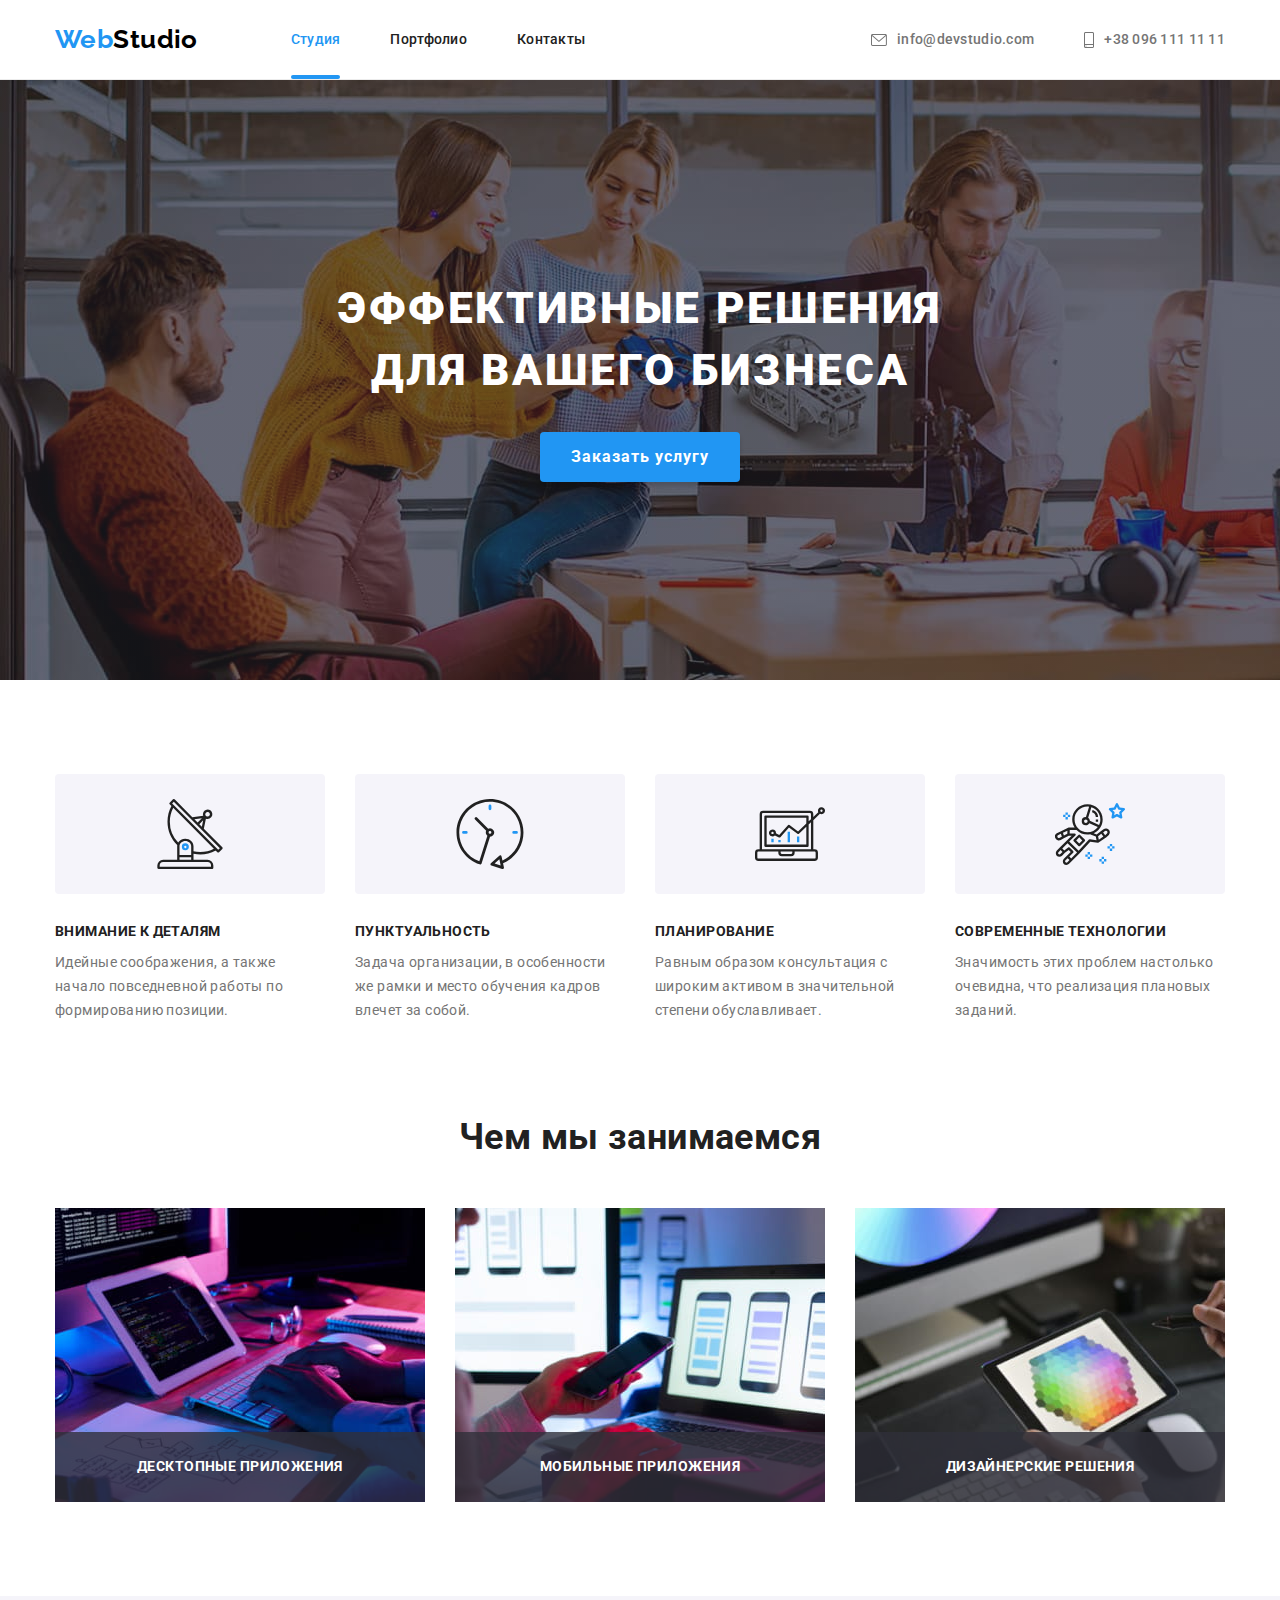
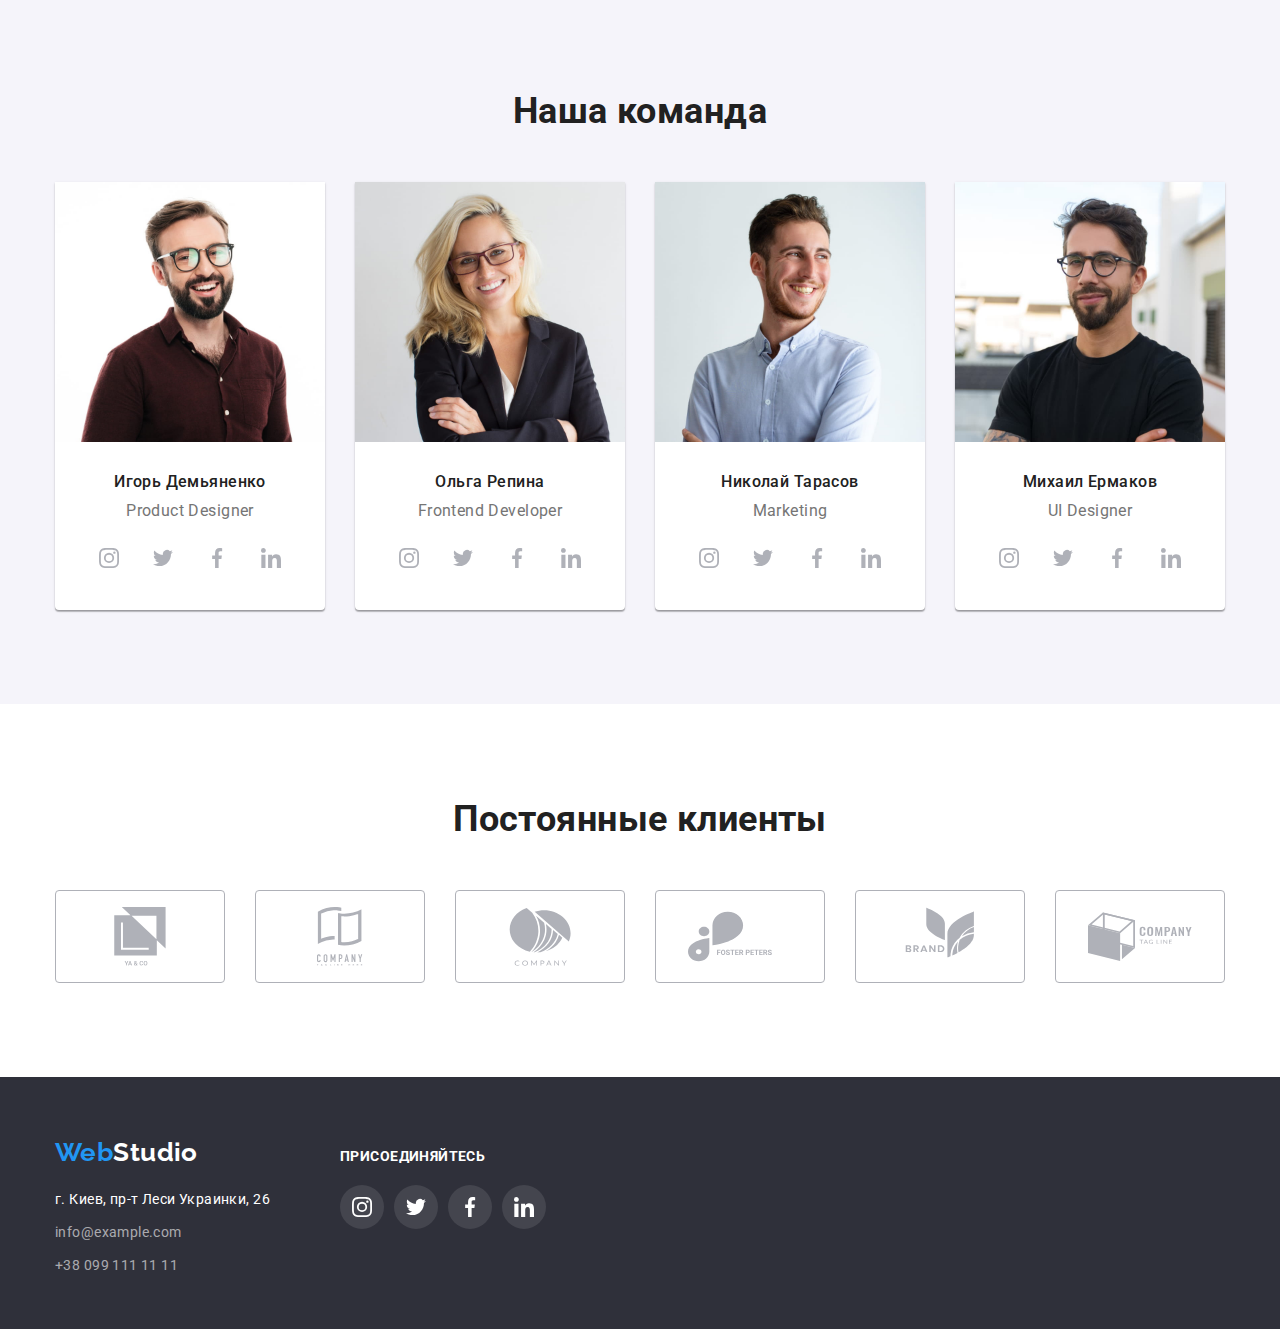
<file: index.html>
<!DOCTYPE html>
<html lang="ru">
  <head>
    <meta charset="UTF-8" />
    <meta http-equiv="X-UA-Compatible" content="IE=edge" />
    <meta name="viewport" content="width=device-width, initial-scale=1.0" />
    <title>Студия</title>
    <link
      rel="stylesheet"
      href="https://cdnjs.cloudflare.com/ajax/libs/modern-normalize/1.1.0/modern-normalize.min.css"
    />
    <link rel="preconnect" href="https://fonts.googleapis.com" />
    <link rel="preconnect" href="https://fonts.gstatic.com" crossorigin />
    <link
      href="https://fonts.googleapis.com/css2?family=Raleway:wght@700&family=Roboto:wght@400;500;700;900&display=swap"
      rel="stylesheet"
    />
    <link rel="stylesheet" type="text/css" href="./css/styles.css" />
  </head>
  <body>
    <header class="header">
      <div class="container wrapper">
        <nav class="main-navigation">
          <a class="logo-name link" href="./index.html">
            <span class="logo-first">Web</span>Studio
          </a>

          <ul class="navigation list">
            <li class="navigation-link">
              <a class="nav-site current link menu" href="./index.html">Студия</a>
            </li>
            <li class="navigation-link">
              <a class="nav-site link menu" href="./portfolio.html"> Портфолио </a>
            </li>
            <li class="navigation-link">
              <a class="nav-site link menu" href="">Контакты</a>
            </li>
          </ul>
        </nav>

        <ul class="navigation list">
          <li class="navigation-link">
            <div class="mail">
              <a class="nav-site link" href="mailto:info@devstudio.com"
                ><svg class="mail-icon" width="16" height="12">
                  <use href="./images/icons.svg#icon-envelope"></use>
                </svg>
                info@devstudio.com
              </a>
            </div>
          </li>
          <li class="navigation-link">
            <div class="phone">
              <a class="nav-site link" href="tel:+380961111111"
                ><svg class="phone-icon" width="10" height="16">
                  <use href="./images/icons.svg#icon-smartphone"></use>
                </svg>
                +38 096 111 11 11
              </a>
            </div>
          </li>
        </ul>
      </div>
    </header>

    <main>
      <section class="hero">
        <h1 class="hero-title">Эффективные решения для вашего бизнеса</h1>
        <button class="button" type="button" data-modal-open>Заказать услугу</button>
      </section>
      <!--Особенности-->

      <section class="features-list">
        <div class="container">
          <h2 class="visually-hidden">Особенности</h2>
          <ul class="features list">
            <li class="features-items">
              <div class="features-icon">
                <svg width="70" height="70">
                  <use href="./images/icons.svg#icon-antenna"></use>
                </svg>
              </div>
              <h3>Внимание к деталям</h3>
              <p>
                Идейные соображения, а также начало повседневной работы по
                формированию позиции.
              </p>
            </li>
            <li class="features-items">
              <div class="features-icon">
                <svg width="70" height="70">
                  <use href="./images/icons.svg#icon-clock"></use>
                </svg>
              </div>
              <h3>Пунктуальность</h3>
              <p>
                Задача организации, в особенности же рамки и место обучения
                кадров влечет за собой.
              </p>
            </li>
            <li class="features-items">
              <div class="features-icon">
                <svg width="70" height="70">
                  <use href="./images/icons.svg#icon-diagram"></use>
                </svg>
              </div>
              <h3>Планирование</h3>
              <p>
                Равным образом консультация с широким активом в значительной
                степени обуславливает.
              </p>
            </li>
            <li class="features-items">
              <div class="features-icon">
                <svg width="70" height="70">
                  <use href="./images/icons.svg#icon-astronaut"></use>
                </svg>
              </div>
              <h3>Современные технологии</h3>
              <p>
                Значимость этих проблем настолько очевидна, что реализация
                плановых заданий.
              </p>
            </li>
          </ul>
        </div>
      </section>

      <!--Виды работ студии-->
      <section class="type-of-work">
        <div class="container">
          <h2 class="section-title">Чем мы занимаемся</h2>

          <ul class="section-list list">
            <li class="section-list-item">
              <div class="section-list-thumb">
              <img
                src="./images/index/box-1.jpg"
                alt="разработка"
                width="370"
                height="294"
              />
              <div class="section-list-overlay">
                <p class="section-list-overlay-text">Десктопные приложения</p>
              </div>
            </div>
            </li>
            <li class="section-list-item">
              <div class="section-list-thumb">
              <img
                src="./images/index/box-2.jpg"
                alt="оптимизация под мобильные версии"
                width="370"
                height="294"
              />
            
            <div class="section-list-overlay">
              <p class="section-list-overlay-text">Мобильные приложения</p>
            </div>
          </div>
            </li>
            <li class="section-list-item">
              <div class="section-list-thumb">
              <img
                src="./images/index/box-3.jpg"
                alt="подбор цвета"
                width="370"
                height="294"
              />
              <div class="section-list-overlay">
                <p class="section-list-overlay-text">Дизайнерские решения</p>
              </div>
            </div>
            </li>
          </ul>
        </div>
      </section>

      <!--Команда-->
      <section class="team">
        <div class="container">
          <h2 class="section-title">Наша команда</h2>

          <ul class="team-list list">
            <li class="team-list-item">
              <img
                src="./images/index/img-1_person.jpg"
                alt="Фотография Игоря Демьяненко"
                width="270"
                height="260"
              />
              <div class="team-item">
                <h3 class="employee-name">Игорь Демьяненко</h3>
                <p class="position">Product Designer</p>
              </div>
              <div class="social">
                <ul class="social-icon list">
                  <li class="icon">
                    <svg class="icon-item" width="20" height="20">
                      <use href="./images/icons.svg#icon-instagram"></use>
                    </svg>
                  </li>
                  <li class="icon">
                    <svg class="icon-item" width="20" height="20">
                      <use href="./images/icons.svg#icon-twitter"></use>
                    </svg>
                  </li>
                  <li class="icon">
                    <svg class="icon-item" width="20" height="20">
                      <use href="./images/icons.svg#icon-facebook"></use>
                    </svg>
                  </li>
                  <li class="icon">
                    <svg class="icon-item" width="20" height="20">
                      <use href="./images/icons.svg#icon-linkedin"></use>
                    </svg>
                  </li>
                </ul>
              </div>
            </li>
            <li class="team-list-item">
              <img
                src="./images/index/img-2_person.jpg"
                alt="Фотография Ольги Репиной"
                width="270"
                height="260"
              />
              <div class="team-item">
                <h3 class="employee-name">Ольга Репина</h3>
                <p class="position">Frontend Developer</p>
              </div>
              <div class="social">
                <ul class="social-icon list">
                  <li class="icon">
                    <svg class="icon-item" width="20" height="20">
                      <use href="./images/icons.svg#icon-instagram"></use>
                    </svg>
                  </li>
                  <li class="icon">
                    <svg class="icon-item" width="20" height="20">
                      <use href="./images/icons.svg#icon-twitter"></use>
                    </svg>
                  </li>
                  <li class="icon">
                    <svg class="icon-item" width="20" height="20">
                      <use href="./images/icons.svg#icon-facebook"></use>
                    </svg>
                  </li>
                  <li class="icon">
                    <svg class="icon-item" width="20" height="20">
                      <use href="./images/icons.svg#icon-linkedin"></use>
                    </svg>
                  </li>
                </ul>
              </div>
            </li>
            <li class="team-list-item">
              <img
                src="./images/index/img-3_person.jpg"
                alt="Фотография Николая Тарасова"
                width="270"
                height="260"
              />
              <div class="team-item">
                <h3 class="employee-name">Николай Тарасов</h3>
                <p class="position">Marketing</p>
              </div>
              <div class="social">
                <ul class="social-icon list">
                  <li class="icon">
                    <svg class="icon-item" width="20" height="20">
                      <use href="./images/icons.svg#icon-instagram"></use>
                    </svg>
                  </li>
                  <li class="icon">
                    <svg class="icon-item" width="20" height="20">
                      <use href="./images/icons.svg#icon-twitter"></use>
                    </svg>
                  </li>
                  <li class="icon">
                    <svg class="icon-item" width="20" height="20">
                      <use href="./images/icons.svg#icon-facebook"></use>
                    </svg>
                  </li>
                  <li class="icon">
                    <svg class="icon-item" width="20" height="20">
                      <use href="./images/icons.svg#icon-linkedin"></use>
                    </svg>
                  </li>
                </ul>
              </div>
            </li>
            <li class="team-list-item">
              <img
                src="./images/index/img-4_person.jpg"
                alt="Фотография Михаила Ермакова"
                width="270"
                height="260"
              />
              <div class="team-item">
                <h3 class="employee-name">Михаил Ермаков</h3>
                <p class="position">UI Designer</p>
              </div>
              <div class="social">
                <ul class="social-icon list">
                  <li class="icon">
                    <svg class="icon-item" width="20" height="20">
                      <use href="./images/icons.svg#icon-instagram"></use>
                    </svg>
                  </li>
                  <li class="icon">
                    <svg class="icon-item" width="20" height="20">
                      <use href="./images/icons.svg#icon-twitter"></use>
                    </svg>
                  </li>
                  <li class="icon">
                    <svg class="icon-item" width="20" height="20">
                      <use href="./images/icons.svg#icon-facebook"></use>
                    </svg>
                  </li>
                  <li class="icon">
                    <svg class="icon-item" width="20" height="20">
                      <use href="./images/icons.svg#icon-linkedin"></use>
                    </svg>
                  </li>
                </ul>
              </div>
            </li>
          </ul>
        </div>
      </section>
      <!--Постоянные клиенты-->
      <section class="clients">
        <div class="container">
          <h2 class="section-title">Постоянные клиенты</h2>
          <ul class="clients-list list">
            <li class="clients-list-item">
              <a
                class="clients-item link"
                href=""
                target="_blank"
                rel="noopener noreferrer"
              >
                <svg class="clients-icons" width="106" height="60">
                  <use href="./images/icons.svg#icon-group1"></use>
                </svg>
              </a>
            </li>
            <li class="clients-list-item">
              <a
                class="clients-item link"
                href=""
                target="_blank"
                rel="noopener noreferrer"
                ><svg class="clients-icons" width="106" height="60">
                  <use href="./images/icons.svg#icon-group2"></use>
                  </svg>
                </a>
            </li>
            <li class="clients-list-item">
              <a
                class="clients-item link"
                href=""
                target="_blank"
                rel="noopener noreferrer"
                ><svg class="clients-icons" width="106" height="60">
                  <use href="./images/icons.svg#icon-group3"></use>
                </svg>
              </a>
            </li>
            <li class="clients-list-item">
              <a
                class="clients-item link"
                href=""
                target="_blank"
                rel="noopener noreferrer"
                ><svg class="clients-icons" width="106" height="60">
                  <use href="./images/icons.svg#icon-group4"></use>
                  </svg>
                </a>
            </li>
            <li class="clients-list-item">
              <a
                class="clients-item link"
                href=""
                target="_blank"
                rel="noopener noreferrer"
                >
                <svg class="clients-icons" width="106" height="60">
                  <use href="./images/icons.svg#icon-group5"></use>
                </svg>
              </a>
            </li>
            <li class="clients-list-item">
              <a
                class="clients-item link"
                href=""
                target="_blank"
                rel="noopener noreferrer"
                ><svg class="clients-icons" width="106" height="60">
                  <use href="./images/icons.svg#icon-group6"></use>
                </svg>
              </a>
            </li>
          </ul>
        </div>
      </section>
    </main>
    <!--Футер-->
    <footer class="main-footer">
      <div class="container">
        <div class="footer-address">
          <div class="logo-item">
            <a class="logo-name-footer link" href="#"
              ><span class="logo-first">Web</span>Studio</a
            >
          </div>
          <address>
            <ul class="list">
              <li class="contact-info-list">
                <a
                  class="address-info link"
                  href="https://goo.gl/maps/8xAyCc6BftRqbFo67"
                  target="_blank"
                  rel="noopener noreferrer"
                  >г. Киев, пр-т Леси Украинки, 26</a
                >
              </li>
              <li class="contact-info-list">
                <a class="mail-phone-info link" href="mailto:info@example.com"
                  >info@example.com</a
                >
              </li>
              <li class="contact-info-list">
                <a class="mail-phone-info link" href="tel:+380991111111"
                  >+38 099 111 11 11</a
                >
              </li>
            </ul>
          </address>
        </div>
        <div class="social">
          <h3 class="social-title">присоединяйтесь</h3>
          <ul class="social-icon list">
            <li class="icon">
              <svg class="icon-item" width="20" height="20">
                <use href="./images/icons.svg#icon-instagram"></use>
              </svg>
              
            </li>
            <li class="icon">
              <svg class="icon-item" width="20" height="20">
                <use href="./images/icons.svg#icon-twitter"></use>
              </svg>
            </li>
            <li class="icon">
              <svg class="icon-item" width="20" height="20">
                <use href="./images/icons.svg#icon-facebook"></use>
              </svg>
            </li>
            <li class="icon">
              <svg class="icon-item" width="20" height="20">
                <use href="./images/icons.svg#icon-linkedin"></use>
              </svg>
            </li>
          </ul>
        </div>
      </div>
    </footer>
    <!--Backdrop-->
    <div class="backdrop is-hidden" data-modal>
      <div class="modal">
        <button class="modal-button" type="button" data-modal-close><svg class="" width="18" height="18"><use href="./images/icons.svg#icon-close"></use></svg></button>
      </div>
    </div>
    <script src="./js/modal.js"></script>
  </body>
</html>
</file>
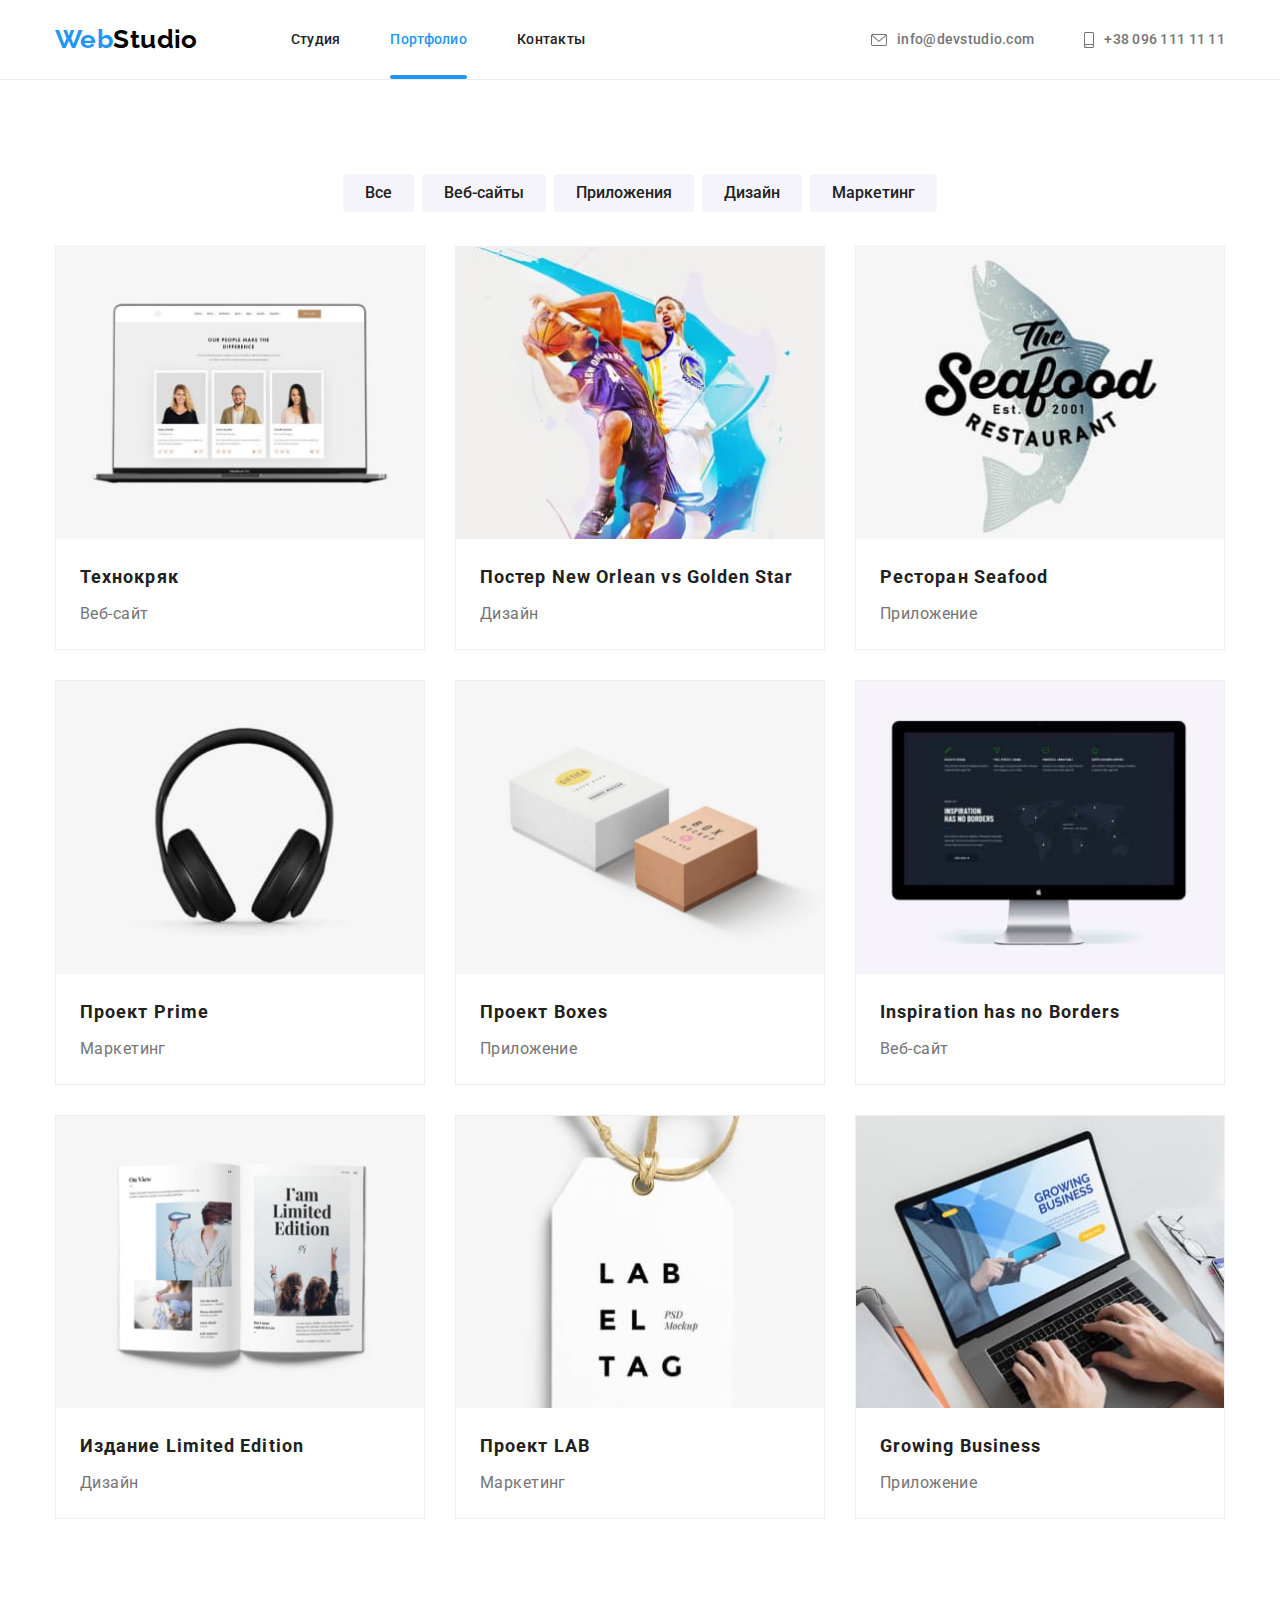
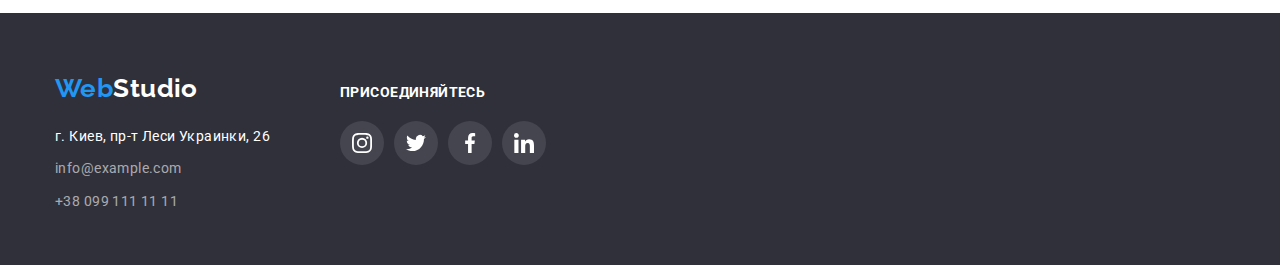
<file: portfolio.html>
<!DOCTYPE html>
<html lang="ru">
  <head>
    <meta charset="UTF-8" />
    <meta http-equiv="X-UA-Compatible" content="IE=edge" />
    <meta name="viewport" content="width=device-width, initial-scale=1.0" />
    <title>Студия</title>
    <link
      rel="stylesheet"
      href="https://cdnjs.cloudflare.com/ajax/libs/modern-normalize/1.1.0/modern-normalize.min.css"
    />
    <link rel="preconnect" href="https://fonts.googleapis.com" />
    <link rel="preconnect" href="https://fonts.gstatic.com" crossorigin />
    <link
      href="https://fonts.googleapis.com/css2?family=Raleway:wght@700&family=Roboto:wght@400;500;700;900&display=swap"
      rel="stylesheet"
    />
    <link rel="stylesheet" type="text/css" href="./css/styles.css" />
  </head>

  <body>
    <header class="header">
      <div class="container wrapper">
        <nav class="main-navigation">
          <a class="logo-name link" href="./index.html">
            <span class="logo-first">Web</span>Studio
          </a>

          <ul class="navigation list">
            <li class="navigation-link">
              <a class="nav-site link" href="./index.html">Студия</a>
            </li>
            <li class="navigation-link">
              <a class="nav-site current link" href="./portfolio.html">
                Портфолио
              </a>
            </li>
            <li class="navigation-link">
              <a class="nav-site link" href="">Контакты</a>
            </li>
          </ul>
        </nav>

        <ul class="navigation list">
          <li class="navigation-link">
            <div class="mail">
              <a class="nav-site link" href="mailto:info@devstudio.com"
                ><svg class="mail-icon" width="16" height="12">
                  <use href="./images/icons.svg#icon-envelope"></use>
                </svg>
                info@devstudio.com
              </a>
            </div>
          </li>
          <li class="navigation-link">
            <div class="phone">
              <a class="nav-site link" href="tel:+380961111111"
                ><svg class="phone-icon" width="10" height="16">
                  <use href="./images/icons.svg#icon-smartphone"></use>
                </svg>
                +38 096 111 11 11
              </a>
            </div>
          </li>
        </ul>
      </div>
    </header>

    <main>
      <h1 class="visually-hidden">Наши работы</h1>

      <section class="portfolio-list">
        <div class="container">
          <ul class="button-list list">
            <li class="button-list-item">
              <button class="buttons" type="button">Все</button>
            </li>
            <li class="button-list-item">
              <button class="buttons" type="button">Веб-сайты</button>
            </li>
            <li class="button-list-item">
              <button class="buttons" type="button">Приложения</button>
            </li>
            <li class="button-list-item">
              <button class="buttons" type="button">Дизайн</button>
            </li>
            <li class="button-list-item">
              <button class="buttons" type="button">Маркетинг</button>
            </li>
          </ul>
          <ul class="work-list list">
            <li class="work-list-item">
              <a class="link" href="#">
                <div class="work-list-thumb">
              <img
                src="./images/portfolio/technokryak.jpg"
                alt="technokryak"
                width="370"
                height="294"
              />
              <div class="overlay">
                <p class="overlay-text">Ресурс предлагает комплексные предложения с разным уровнем функционала и сервисов. Все это позволит посетителю получить исчерпывающие сведения о компании или частном лице.</p>
              </div>
            </div>
              <div class="work-item">
                <h3 class="work-name">Технокряк</h3>
                <p class="work-type">Веб-сайт</p>
              </div>
            </a>
          
            </li>
            <li class="work-list-item">
              <a class="link" href="#">
              <img
                src="./images/portfolio/poster.jpg"
                alt="poster New Orlean vs Golden Star"
                width="370"
                height="294"
              />
              <div class="work-item">
                <h3 class="work-name">Постер New Orlean vs Golden Star</h3>
                <p class="work-type">Дизайн</p>
              </div>
            </a>
            </li>
            <li class="work-list-item">
              <a class="link" href="#">
              <img
                src="./images/portfolio/seafood.jpg"
                alt="Ресторан Seafood"
                width="370"
                height="294"
              />
              <div class="work-item">
                <h3 class="work-name">Ресторан Seafood</h3>
                <p class="work-type">Приложение</p>
              </div>
            </a>
            </li>
            <li class="work-list-item">
              <a class="link" href="#">
              <img
                src="./images/portfolio/prime.jpg"
                alt="Ресторан Seafood"
                width="370"
                height="294"
              />
              <div class="work-item">
                <h3 class="work-name">Проект Prime</h3>
                <p class="work-type">Маркетинг</p>
              </div>
            </a>
            </li>
            <li class="work-list-item">
              <a class="link" href="#">
              <img
                src="./images/portfolio/boxes.jpg"
                alt="Проект Boxes"
                width="370"
                height="294"
              />
              <div class="work-item">
                <h3 class="work-name">Проект Boxes</h3>
                <p class="work-type">Приложение</p>
              </div>
            </a>
            </li>
            <li class="work-list-item">
              <a class="link" href="#">
              <img
                src="./images/portfolio/inspiration.jpg"
                alt="Inspiration has no Borders"
                width="370"
                height="294"
              />
              <div class="work-item">
                <h3 class="work-name">Inspiration has no Borders</h3>
                <p class="work-type">Веб-сайт</p>
              </div>
            </a>
            </li>
            <li class="work-list-item">
              <a class="link" href="#">
              <img
                src="./images/portfolio/limited.jpg"
                alt="Издание Limited Edition"
                width="370"
                height="294"
              />
              <div class="work-item">
                <h3 class="work-name">Издание Limited Edition</h3>
                <p class="work-type">Дизайн</p>
              </div>
            </a>
            </li>
            <li class="work-list-item">
              <a class="link" href="#">
              <img
                src="./images/portfolio/lab.jpg"
                alt="Проект LAB"
                width="370"
                height="294"
              />
              <div class="work-item">
                <h3 class="work-name">Проект LAB</h3>
                <p class="work-type">Маркетинг</p>
              </div>
            </a>
            </li>
            <li class="work-list-item">
              <a class="link" href="#">
              <img
                src="./images/portfolio/growing.jpg"
                alt="Growing Business"
                width="370"
                height="294"
              />
              <div class="work-item">
                <h3 class="work-name">Growing Business</h3>
                <p class="work-type">Приложение</p>
              </div>
            </a>
            </li>
          </ul>
        </div>
      </section>
    </main>
    <footer class="main-footer">
      <div class="container">
        <div class="footer-address">
          <div class="logo-item">
            <a class="logo-name-footer link" href="#"
              ><span class="logo-first">Web</span>Studio</a
            >
          </div>
          <address>
            <ul class="list">
              <li class="contact-info-list">
                <a
                  class="address-info link"
                  href="https://goo.gl/maps/8xAyCc6BftRqbFo67"
                  target="_blank"
                  rel="noopener noreferrer"
                  >г. Киев, пр-т Леси Украинки, 26</a
                >
              </li>
              <li class="contact-info-list">
                <a class="mail-phone-info link" href="mailto:info@example.com"
                  >info@example.com</a
                >
              </li>
              <li class="contact-info-list">
                <a class="mail-phone-info link" href="tel:+380991111111"
                  >+38 099 111 11 11</a
                >
              </li>
            </ul>
          </address>
        </div>
        <div class="social">
          <h3 class="social-title">присоединяйтесь</h3>
          <ul class="social-icon list">
            <li class="icon">
              <svg class="icon-item" width="20" height="20">
                <use href="./images/icons.svg#icon-instagram"></use>
              </svg>
            </li>
            <li class="icon">
              <svg class="icon-item" width="20" height="20">
                <use href="./images/icons.svg#icon-twitter"></use>
              </svg>
            </li>
            <li class="icon">
              <svg class="icon-item" width="20" height="20">
                <use href="./images/icons.svg#icon-facebook"></use>
              </svg>
            </li>
            <li class="icon">
              <svg class="icon-item" width="20" height="20">
                <use href="./images/icons.svg#icon-linkedin"></use>
              </svg>
            </li>
          </ul>
        </div>
      </div>
    </footer>
  </body>
</html>
</file>
<file: css/styles.css>
/* Variables */
:root {
  --primary-text-color: #212121;
  --color-logo: #000000;
  --accent-color: #2196f3;
  --background-color: #e5e5e5;
  --color-button: #fff;
  --header-color: #ececec;
  --footer-color: #2f303a;
  --portfolio-project-color: #eeeeee;
  --bcg-color-hero: #c4c4c4;
  --bcg-color-section: #2f303a;
  --color-address-text: rgba(255, 255, 255, 0.6);
  --color-section-text: #757575;
  --background-color-section: #f5f4fa;
  --background-color-hover: #188ce8;
  --border-icon: #afb1b8;
  --color-icon: #afb1b8;
  --timing-function: cubic-bezier(0.4, 0, 0.2, 1);
  --transition-duration: 250ms;
  --bcg-color-animation: rgba(33, 150, 243, 0.9);
}

/* Reset properties */
h1,
h2,
h3,
h4,
h5,
h6,
p {
  margin-top: 0;
  margin-bottom: 0;
}
img,
svg {
  display: block;
  height: auto;
  max-width: 100%;
}

.list {
  list-style: none;
  padding-left: 0;
  margin: 0;
}
.link {
  text-decoration: none;
  color: inherit;
}

address {
  font-style: normal;
}

/* Styles for index.html */
body {
  font-family: Roboto, sans-serif;
  font-style: normal;
  font-weight: 400;
  font-size: 14px;
  background-color: var(--color-button);
  letter-spacing: 0.03em;
}

.container {
  width: 1200px;
  padding-left: 15px;
  padding-right: 15px;
  margin-left: auto;
  margin-right: auto;
}

/* Logo */
.logo-name {
  font-family: Raleway, sans-serif;
  font-style: normal;
  font-weight: 700;
  font-size: 26px;
  line-height: 1.2;
  color: var(--color-logo);
  margin-right: 93px;
}
.logo-first {
  color: var(--accent-color);
}

.logo-name-footer {
  color: var(--color-button);
  font-family: Raleway, sans-serif;
  font-style: normal;
  font-weight: 700;
  font-size: 26px;
  line-height: 1.2;
  margin-bottom: 20px;
}

.header {
  height: 80px;
  display: flex;
  border-bottom: 1px solid var(--header-color);
}

/* Site nav */
.main-navigation {
  display: flex;
  align-items: center;
}

.wrapper {
  display: flex;
}

.navigation {
  display: flex;
  margin-left: auto;
  align-items: center;
}
.navigation-link {
  margin-right: 50px;
}
.navigation-link:last-child {
  margin-right: 0px;
}

.nav-site {
  display: flex;
  font-family: 'Roboto';
  font-style: normal;
  font-weight: 500;
  font-size: 14px;
  line-height: 1.14;
  letter-spacing: 0.02em;
  color: var(--primary-text-color);
  transition: color var(--transition-duration) var(--timing-function);
  }

.nav-site:hover,
.nav-site:focus {
  color: var(--accent-color);
  }

.nav-site.current {
  display:block;
  position:relative;
  color: var(--accent-color);
}

.nav-site.current::after {
  display: block;
  content: "";  
  width: 100%;
  height: 4px;
  background-color: var(--accent-color);
  position: absolute;
  left: 0;
  bottom: -32px;
  border-radius: 2px;
  }


.mail-icon{
fill:var(--color-section-text);
margin-right: 10px;

}
.nav-site:hover .mail-icon {
  fill: var(--accent-color);
}
.mail .nav-site {
  color:var(--color-section-text);
  transition: color var(--transition-duration) var(--timing-function);
}
.mail .nav-site:hover {
  color:var(--accent-color);
}
.phone-icon {
  margin-right: 10px;
  fill:var(--color-section-text);
  transition: fill var(--transition-duration) var(--timing-function);
}
.nav-site:hover .phone-icon {
  fill: var(--accent-color);
}
.phone .nav-site {
  color:var(--color-section-text);
  transition: color var(--transition-duration) var(--timing-function);
}
.phone .nav-site:hover {
  color:var(--accent-color);
}

/* Button */
.button {
  font-weight: 700;
  font-size: 16px;
  line-height: 1.88;
  color: var(--color-button);
  background-color: var(--accent-color);
  align-items: center;
  text-align: center;
  letter-spacing: 0.06em;
  box-shadow: 0px 4px 4px rgba(0, 0, 0, 0.15);
  border-radius: 4px;
  cursor: pointer;
  width: 200px;
  height: 50px;
  padding: 0;
  border: 0;
  transition: background-color var(--transition-duration) var(--timing-function);
}

.button:hover,
.button:focus {
  background-color: var(--background-color-hover);
}

.hero-title {
  font-weight: 900;
  font-size: 44px;
  line-height: 1.4;
  text-align: center;
  letter-spacing: 0.06em;
  text-transform: uppercase;
  color: var(--color-button);
  width: 696px;
  margin-bottom: 30px;
}

.hero {
  display: flex;
  background-color: var(--bcg-color-hero);
  height: 600px;
  align-items: center;
  flex-direction: column;
  justify-content: center;
  background-image: linear-gradient(
      to right,
      rgba(47, 48, 58, 0.4),
      rgba(47, 48, 58, 0.4)
    ),
    url(../images/index/bc-image.jpg);
  background-repeat: no-repeat;
  max-width: 1600px;
  margin-left: auto;
  margin-right: auto;
  background-size: cover;
}

/* Hidden parts */
.visually-hidden {
  position: absolute;
  width: 1px;
  height: 1px;
  margin: -1px;
  border: 0;
  padding: 0;
  white-space: nowrap;
  clip-path: inset(100%);
  clip: rect(0 0 0 0);
  overflow: hidden;
}
.features-list {
  padding-top: 94px;
}
.features {
  display: flex;
}
.features h3 {
  font-weight: 700;
  font-size: 14px;
  line-height: 1.14;
  text-transform: uppercase;
  color: var(--primary-text-color);
  margin-bottom: 10px;
}
.features p {
  line-height: 24px;
  color: var(--color-section-text);
  margin-bottom: 0;
}
.features-items {
  margin-right: 30px;
}
.features-items:last-child {
  margin-right: 0;
}
.features-icon{
  display: flex;
  width: 270px;
  height: 120px;
  margin-bottom: 30px;
  justify-content: center;
  background-color:var(--background-color-section) ;
  border-radius: 4px;
  transition: filter var(--transition-duration) var(--timing-function);
}
.features-icon:hover{
  filter: drop-shadow(0px 4px 4px rgba(0, 0, 0, 0.25));
}
/* Чем мы занимаемся */
.section-title {
  font-weight: 700;
  font-size: 36px;
  line-height: 1.17;
  text-align: center;
  color: var(--primary-text-color);
  margin-bottom: 0;
}
.section-list {
  display: flex;
  margin-top: 50px;
}
.section-list-item {
  margin-right: 30px;
}
.section-list-item:last-child {
  margin-right: 0;
}
.type-of-work {
  padding-bottom: 94px;
  padding-top: 94px;
}

.section-list-list:last-child {
  margin-left: auto;
}
.section-list-thumb {
  position: relative;
}
.section-list-overlay {
display: flex;
justify-content: center;
align-items: center;
position:absolute;
width: 100%;
height: 70px;
bottom:0;
left:0;
background-color: rgba(47, 48, 58, 0.8);
}

.section-list-overlay-text {
  font-weight: 700;
  line-height: 1.42;
  text-align: center;
  text-transform: uppercase;
  color:var(--color-button);
}


.team {
  background: var(--background-color-section);
  padding-bottom: 94px;
  padding-top: 94px;
}
.team-list {
  display: flex;
  margin-top: 50px;
}
.team-list-item {
  margin-right: 30px;
  background: #ffffff;
  box-shadow: 0px 1px 3px rgba(0, 0, 0, 0.12), 0px 1px 1px rgba(0, 0, 0, 0.14),
    0px 2px 1px rgba(0, 0, 0, 0.2);
  border-radius: 0px 0px 4px 4px;
}
.team-list-item:last-child {
  margin-right: 0;
}
.employee-name {
  font-weight: 500;
  font-size: 16px;
  line-height: 1.19;
  text-align: center;
  color: var(--primary-text-color);
  margin-bottom: 10px;
}
.position {
  font-size: 16px;
  line-height: 1.19;
  text-align: center;
  color: var(--color-section-text);
  margin-bottom: 0;
}
.team-item {
  padding-top: 30px;
  padding-bottom: 16px;
}
.social-icon {
  display:flex;
  margin:0 32px 30px;
  }
.icon {
  display: flex;
  width:44px;
  height: 44px;
  border-radius: 50% ;
  justify-content: center;
  margin-right: 10px;
  transition: background-color 250ms cubic-bezier(0.4, 0, 0.2, 1);
}
.icon:last-child {
  margin-right: 0px;
}
.icon-item {
  fill:var(--color-icon);
  transition: fill var(--transition-duration) var(--timing-function);
  }

.icon:hover, .icon:focus {
  background-color: var(--accent-color);
  cursor: pointer;
  }
  .icon:hover .icon-item, .icon:focus .icon-item {
    fill: var(--color-button);
  }


/* Clients */
.clients {
  padding-top: 94px;
  padding-bottom: 94px;
}
.clients-list {
  display: flex;
  margin-top: 50px;
  }

.clients-list-item {
  display: flex;
  }
.clients-list-item + .clients-list-item {
  margin-left: 30px;
}


.clients-icons {
  fill: var(--color-icon);
  transition: fill 250ms cubic-bezier(0.4, 0, 0.2, 1);
  
}
.clients-item {
  border: 1px solid var(--color-icon);
  box-sizing: border-box;
  border-radius: 4px;
  padding: 16px 32px;
  transition: border-color var(--transition-duration) var(--timing-function);
}

.clients-item:hover,
.clients-item:focus {
  border-color: var(--accent-color);
}

.clients-item:hover .clients-icons,
.clients-item:focus .clients-icons {
  fill: var(--accent-color);
}

/* Footer */
.main-footer {
  display:flex;
  background-color: var(--bcg-color-section);
  color: var(--color-button);
  height: 252px;
  padding-top: 60px;
  padding-bottom: 60px;
}
.logo-item {
  margin-bottom: 20px;
}

.address-info {
  font-style: normal;
  font-weight: 400;
  font-size: 14px;
  line-height: 1.71;
  color: var(--color-button);
  padding: 0;
}

.mail-phone-info {
  font-style: normal;
  font-weight: 400;
  font-size: 14px;
  line-height: 1.71;
  color: var(--color-address-text);
}
.contact-info-list {
  margin-bottom: 9px;
}
.contact-info-list:last-child {
  margin-bottom: 0px;
}
.main-footer .container{
  display: inline-flex;
}
.social-title {
font-size: 14px;
line-height: 1.14;
text-transform: uppercase;
color: var(--color-button);
margin-bottom: 20px;
}
.main-footer .social {
  margin-top: 12px;
  margin-left: 70px;
}
.main-footer .social-icon {
  margin: 0;
}
.main-footer .icon {
  background-color:rgba(255, 255, 255, 0.1);
  transition: background-color var(--transition-duration) var(--timing-function);
  }
  .main-footer .icon:hover, .main-footer .icon:focus {
    background-color:var(--accent-color);
    }
  .main-footer .icon-item {
    fill:var(--color-button);
  }
/* Styles for portfolio.html */
.portfolio-list {
  padding-top: 94px;
  padding-bottom: 94px;
}
.button-list {
  display: flex;
  margin-bottom: 34px;
  justify-content: center;
}
.button-list-item {
  margin-right: 8px;
}
.button-list-item:last-child {
  margin-right: 0;
}
.buttons {
  display: flex;
  font-weight: 500;
  font-size: 16px;
  line-height: 1.62;
  color: var(--primary-text-color);
  background-color: var(--background-color-section);
  border: none;
  cursor: pointer;
  padding: 6px 22px;
  border-radius: 4px;
  transition: background-color var(--transition-duration) var(--timing-function), color var(--transition-duration) var(--timing-function), box-shadow var(--transition-duration) var(--timing-function);
  
}
.buttons:hover,
.buttons:focus {
  color: var(--color-button);
  background-color: var(--accent-color);
  box-shadow: 0px 3px 1px rgba(0, 0, 0, 0.1), 0px 1px 2px rgba(0, 0, 0, 0.08), 0px 2px 2px rgba(0, 0, 0, 0.12);

}
.work-list {
  display: flex;
  flex-wrap: wrap;
}
.work-list-thumb {
  position:relative;
  overflow: hidden;
}
.overlay{
  display: flex;
  justify-content: center;
  align-items:center;
  position:absolute;
  content:'';
  width:100%;
  height:100%;
  top:0;
  left:0;
  background-color: var(--bcg-color-animation);
  transform: translateY(100%);
  transition: transform var(--transition-duration) var(--timing-function);
    }
  
.overlay-text {
  font-size: 18px;
  line-height: 1.56;
  color: var(--color-button);
  padding: 10px 24px;
   
}

.work-list-item {
  margin-bottom: 30px;
  margin-right: 30px;
  min-height: 404px;
  width: 370px;
  background: var(--color-button);
  border: 1px solid #eeeeee;
  box-sizing: border-box;
  transition: box-shadow var(--transition-duration) var(--timing-function);
  }

  .work-list-item:hover, .work-list-item:focus {
    box-shadow: 0px 1px 1px rgba(0, 0, 0, 0.12), 0px 4px 4px rgba(0, 0, 0, 0.06), 1px 4px 6px rgba(0, 0, 0, 0.16);
     }

.work-list-item:hover .overlay, .work-list-item:focus .overlay{
  transform: translateY(0);
}

.work-list-item:nth-child(3n) {
  margin-right: 0;
}
.work-list-item:nth-last-child(-n + 3) {
  margin-bottom: 0;
}
.work-name {
  font-weight: 700;
  font-size: 18px;
  line-height: 2;
  letter-spacing: 0.06em;
  color: var(--primary-text-color);
  margin-bottom: 4px;
}
.work-type {
  font-weight: 400;
  font-size: 16px;
  line-height: 1.88;
  color: var(--color-section-text);
  margin: 0;
}
.work-item {
  padding: 20px 24px;
}
/* Backdrop */
.backdrop {
  position: fixed;
  top:0;
  left:0;
  width:100vw;
  height:100vh;
  background-color: rgba(0, 0, 0, 0.2);
}
.backdrop.is-hidden {
  opacity: 0;
  pointer-events: none;
}
.backdrop.is-hidden .modal {
  transform: scale(0.9);
}
.modal {
  position:absolute;
  top:50%;
  left:50%;
  transform: translate(-50%,-50%) scale(1); 
  min-width:528px;
  min-height:581px;
  background-color: var(--color-button) ;
  box-shadow: 0px 1px 3px rgba(0, 0, 0, 0.12), 0px 1px 1px rgba(0, 0, 0, 0.14), 0px 2px 1px rgba(0, 0, 0, 0.2);
  border-radius: 4px;
  transition: transform var(--transition-duration) var(--timing-function);
  
}
.modal-button {
  position:absolute;
  top:8px;
  right:8px;
  width:30px;
  height:30px;
  padding:6px;
  border-radius:50%;
  border: 1px solid rgba(0, 0, 0, 0.1);
  background-color:var(--color-button);
  cursor: pointer;
  
}
</file>
